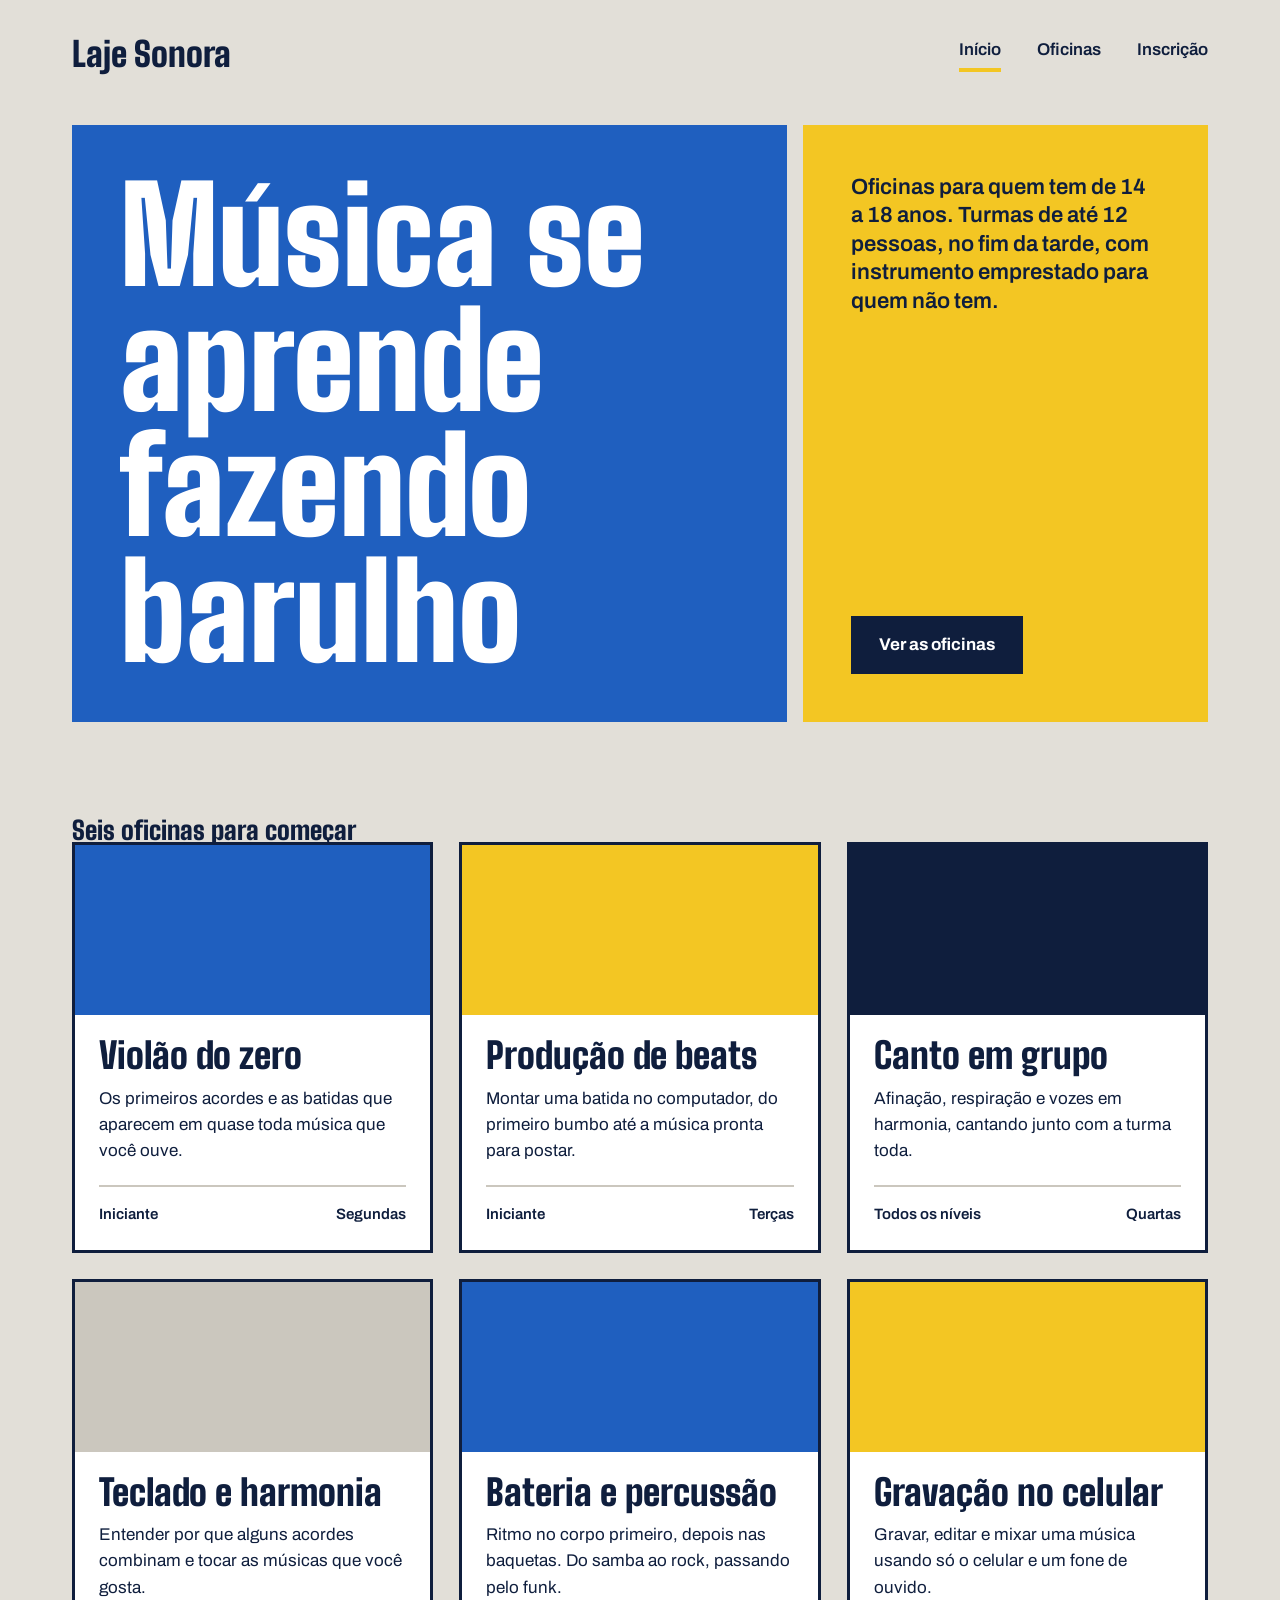
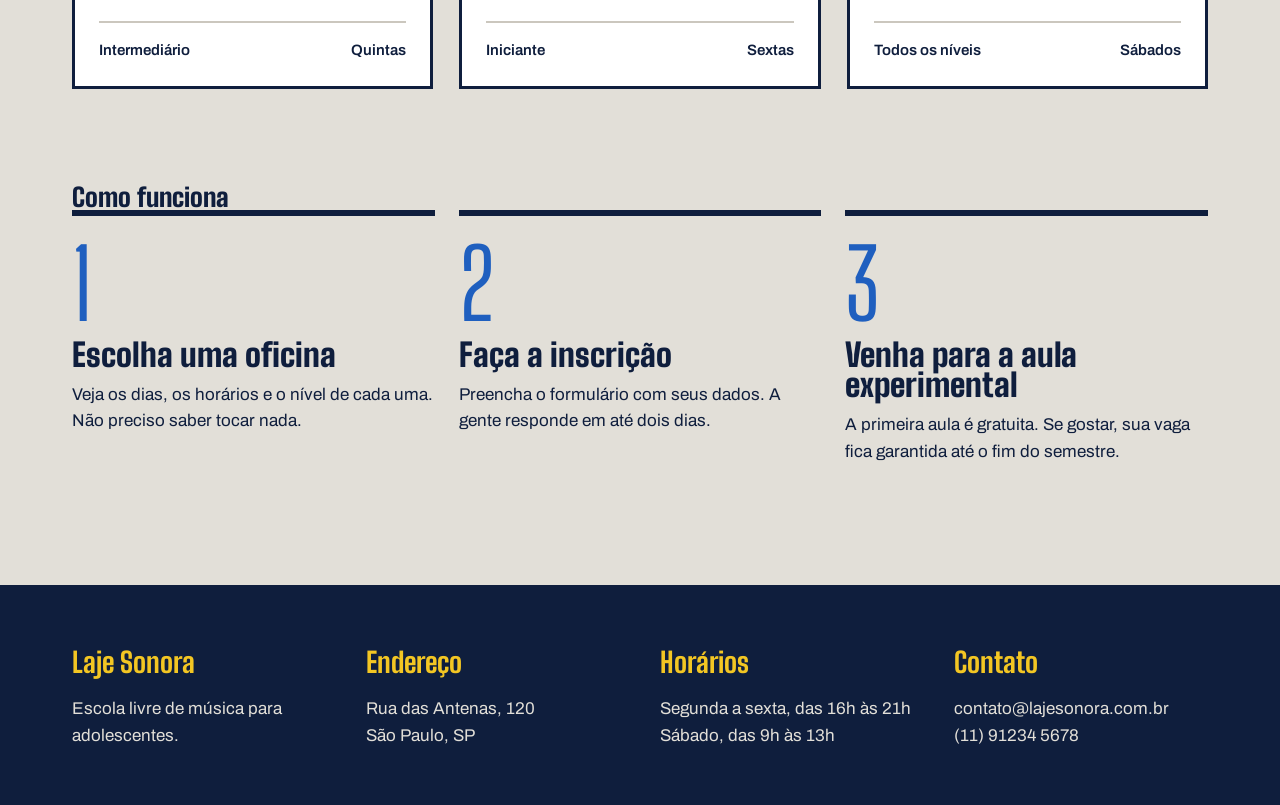
<file: index.html>
<!DOCTYPE html>
<html lang="pt-BR">
<head>
    <meta charset="UTF-8">
    <meta name="viewport" content="width=device-width, initial-scale=1.0">
    <title>Laje Sonora | Início</title>
    <link rel="preconnect" href="https://fonts.googleapis.com">
    <link rel="preconnect" href="https://fonts.gstatic.com" crossorigin>
    <link href="https://fonts.googleapis.com/css2?family=Big+Shoulders:opsz,wght@10..72,100..900&display=swap" rel="stylesheet">
    <link rel="preconnect" href="https://fonts.googleapis.com">
    <link rel="preconnect" href="https://fonts.gstatic.com" crossorigin>
    <link href="https://fonts.googleapis.com/css2?family=Archivo:ital,wght@0,100..900;1,100..900&family=Big+Shoulders:opsz,wght@10..72,100..900&display=swap" rel="stylesheet">
    <link rel="stylesheet" href="index.css">
</head>
<body>
    <header class="conteudo topo">

        <a href="index.html" class="logo"> Laje Sonora</a>

        <nav class="menu">
            <a href="index.html" class="atual">Início</a>
            <a href="oficinas.html">Oficinas</a>
            <a href="inscricao.html">Inscrição</a>
        </nav>
    </header>

    <main>
        <section class="conteudo cartazes">
            <div class="cartaz cartaz-principal">
                <h1>Música se aprende fazendo barulho</h1>
            </div>

            <div class="cartaz cartaz-lateral">
                <p>Oficinas para quem tem de 14 a 18 anos. Turmas de até 12 pessoas, no fim da tarde, com instrumento emprestado para quem não tem.</p>
                <a href="oficinas.html" class="botao">Ver as oficinas</a>
            </div>
        </section>

        <section class="conteudo secao">
            <h2 class="titulo-secao">Seis oficinas para começar</h2>

            <div class="cards">
                <article class="card">
                    <div class="foto foto-azul"></div>
                    <div class="card-texto">
                        <h3>Violão do zero</h3>
                        <p>Os primeiros acordes e as batidas que aparecem em quase toda música que você ouve.</p>
                        <div class="card-info">
                            <span>Iniciante</span>
                            <span>Segundas</span>
                        </div>
                    </div>
                </article>

                <article class="card">
                    <div class="foto foto-amarela"></div>
                    <div class="card-texto">
                        <h3>Produção de beats</h3>
                        <p>Montar uma batida no computador, do primeiro bumbo até a música pronta para postar.</p>
                        <div class="card-info">
                            <span>Iniciante</span>
                            <span>Terças</span>
                        </div>
                    </div>
                </article>

                <article class="card">
                    <div class="foto foto-tinta"></div>
                    <div class="card-texto">
                        <h3>Canto em grupo</h3>
                        <p>Afinação, respiração e vozes em harmonia, cantando junto com a turma toda.</p>
                        <div class="card-info">
                            <span>Todos os níveis</span>
                            <span>Quartas</span>
                        </div>
                    </div>
                </article>


                <article class="card">
                    <div class="foto"></div>
                    <div class="card-texto">
                        <h3>Teclado e harmonia</h3>
                        <p>Entender por que alguns acordes combinam e tocar as músicas que você gosta.</p>
                        <div class="card-info">
                            <span>Intermediário</span>
                            <span>Quintas</span>
                        </div>
                    </div>
                </article>

                
                <article class="card">
                    <div class="foto foto-azul"></div>
                    <div class="card-texto">
                        <h3>Bateria e percussão</h3>
                        <p>Ritmo no corpo primeiro, depois nas baquetas. Do samba ao rock, passando pelo funk.</p>
                        <div class="card-info">
                            <span>Iniciante</span>
                            <span>Sextas</span>
                        </div>
                    </div>
                </article>

                
                <article class="card">
                    <div class="foto foto-amarela"></div>
                    <div class="card-texto">
                        <h3>Gravação no celular</h3>
                        <p>Gravar, editar e mixar uma música usando só o celular e um fone de ouvido.</p>
                        <div class="card-info">
                            <span>Todos os níveis</span>
                            <span>Sábados</span>
                        </div>
                    </div>
                </article>
            </div>
        </section>

        <section class="conteudo secao">
            <h2 class="titulo-secao">Como funciona</h2>

            <div class="passos">
                <div class="passo">
                    <p class="passo-numero">1</p>
                    <h3>Escolha uma oficina</h3>
                    <p>Veja os dias, os horários e o nível de cada uma. Não preciso saber tocar nada.</p>
                </div>
                <div class="passo">
                    <p class="passo-numero">2</p>
                    <h3>Faça a inscrição</h3>
                    <p>Preencha o formulário com seus dados. A gente responde em até dois dias.</p>
                </div>
                <div class="passo">
                    <p class="passo-numero">3</p>
                    <h3>Venha para a aula experimental</h3>
                    <p>A primeira aula é gratuita. Se gostar, sua vaga fica garantida até o fim do semestre.</p>
                </div>
            </div>
        </section>
    </main>

   <footer class="rodape">
    <div class="conteudo rodape-colunas">

        <div class="rodape-coluna">
            <h4>Laje Sonora</h4>
            <p>Escola livre de música para <br> adolescentes.</p>
        </div>

        <div class="rodape-coluna">
            <h4>Endereço</h4>
            <p>Rua das Antenas, 120 <br> São Paulo, SP</p>
        </div>

        <div class="rodape-coluna">
            <h4>Horários</h4>
            <p>Segunda a sexta, das 16h às 21h <br> Sábado, das 9h às 13h</p>
        </div>

        <div class="rodape-coluna">
            <h4>Contato</h4>
            <p>contato@lajesonora.com.br <br> (11) 91234 5678</p>
        </div>

    </div>
</footer>

    
</body>
</html>
</file>
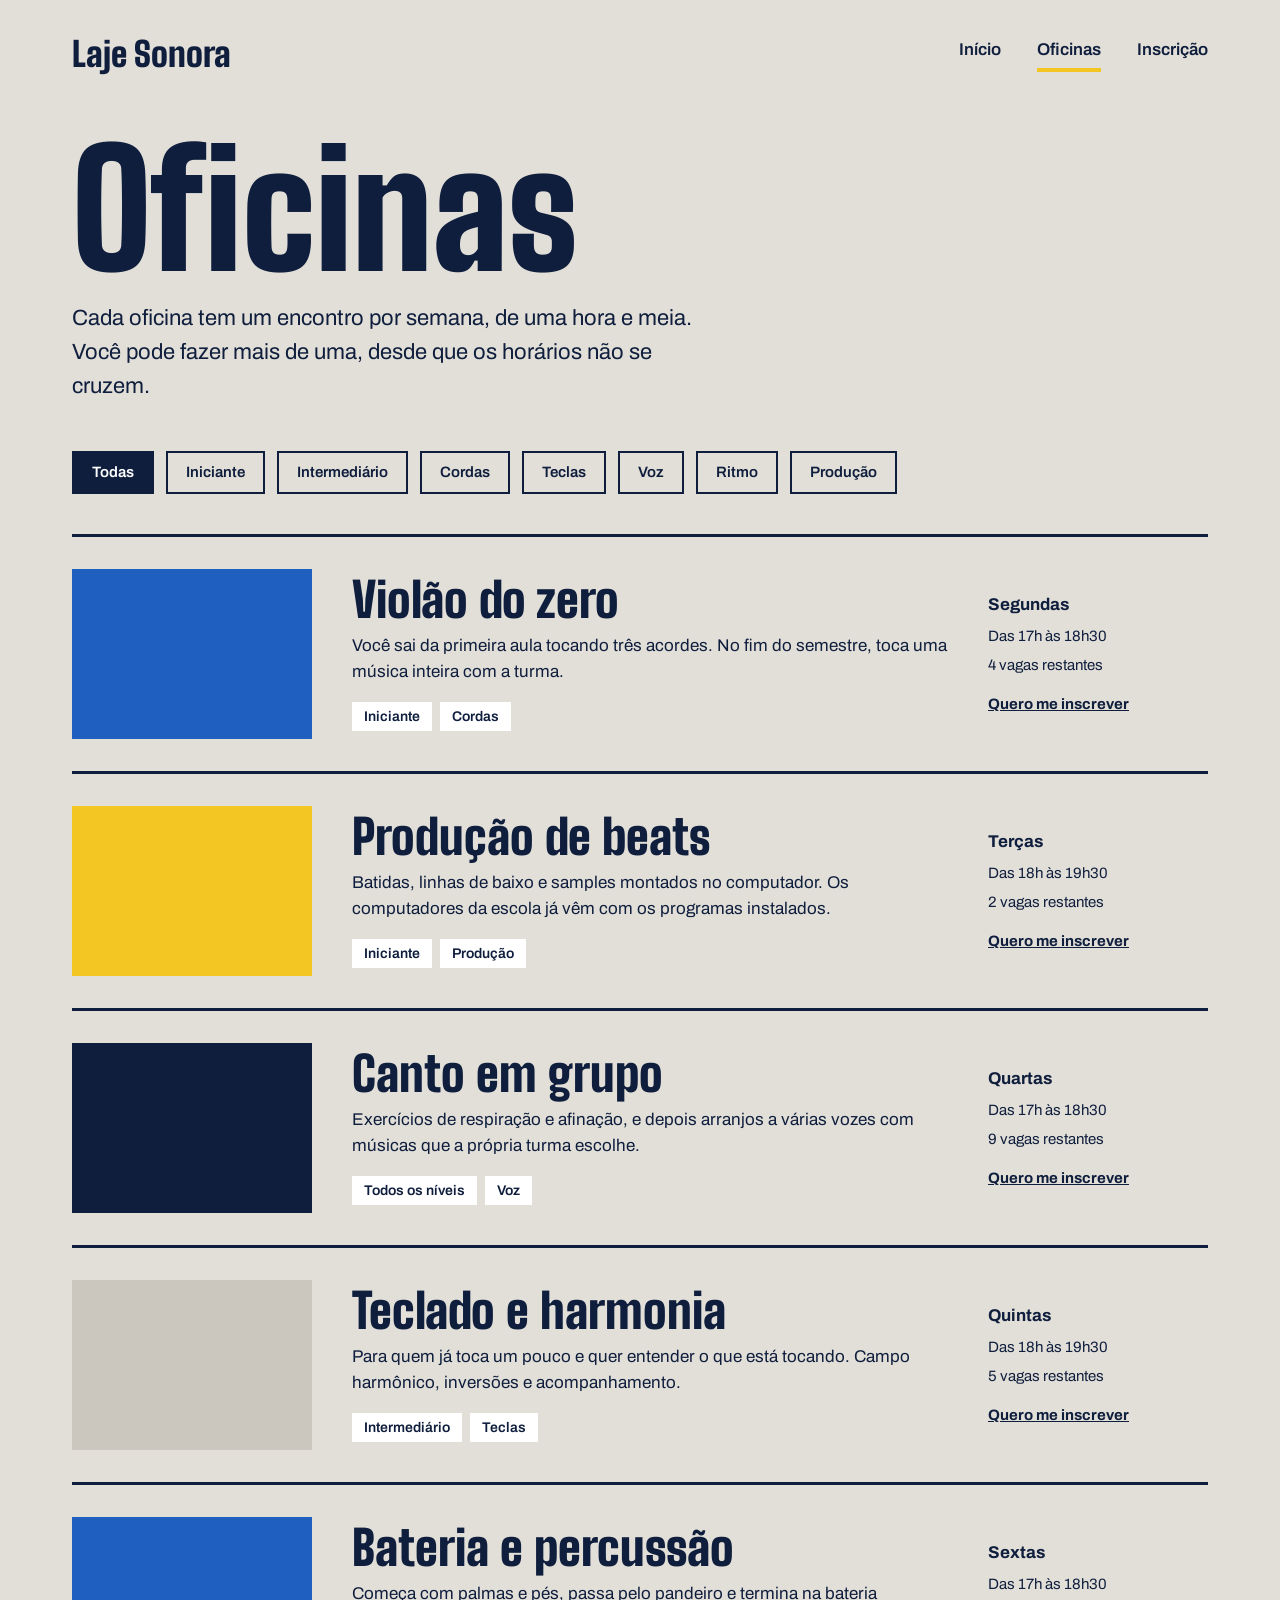
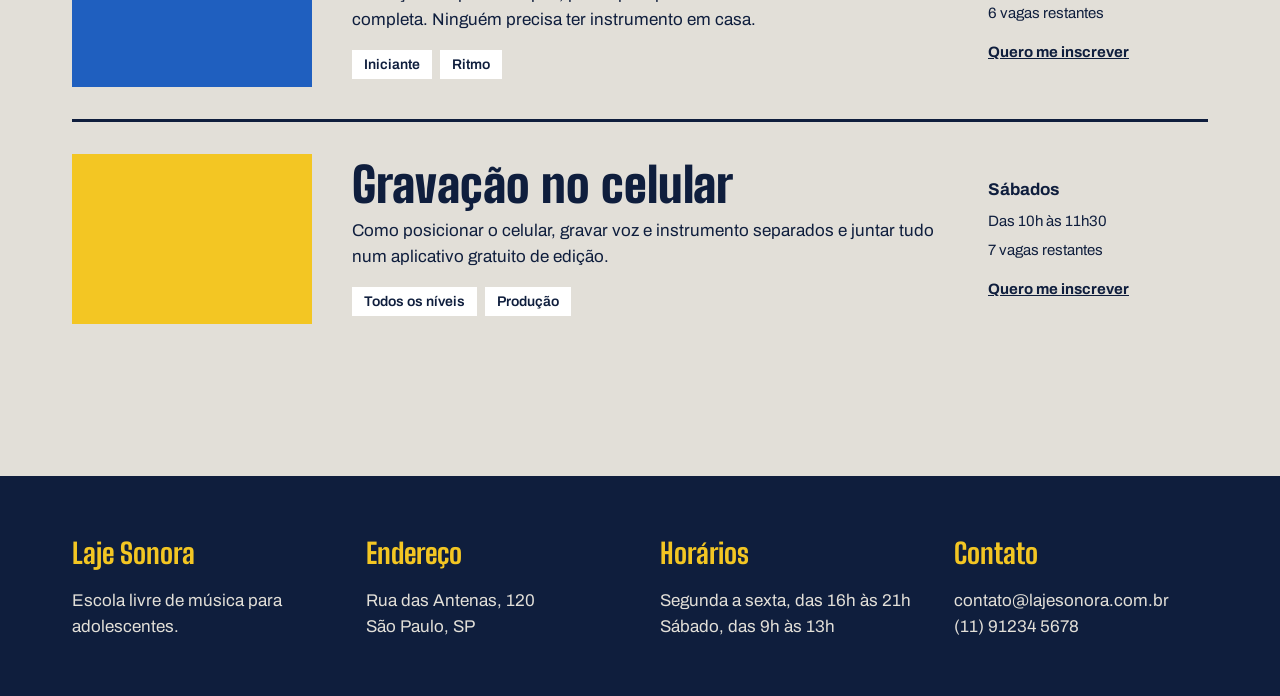
<file: oficinas.html>
<!DOCTYPE html>
<html lang="pt-BR">
<head>
    <meta charset="UTF-8">
    <meta name="viewport" content="width=device-width, initial-scale=1.0">
    <title>Laje Sonora | Oficinas</title>
    <link rel="preconnect" href="https://fonts.googleapis.com">
    <link rel="preconnect" href="https://fonts.gstatic.com" crossorigin>
    <link href="https://fonts.googleapis.com/css2?family=Big+Shoulders:opsz,wght@10..72,100..900&display=swap" rel="stylesheet">
    <link rel="preconnect" href="https://fonts.googleapis.com">
    <link rel="preconnect" href="https://fonts.gstatic.com" crossorigin>
    <link href="https://fonts.googleapis.com/css2?family=Archivo:ital,wght@0,100..900;1,100..900&family=Big+Shoulders:opsz,wght@10..72,100..900&display=swap" rel="stylesheet">
    <link rel="stylesheet" href="oficinas.css">
</head>
<body>

    <header class="conteudo topo">

        <a href="index.html" class="logo">Laje Sonora</a>

        <nav class="menu">
            <a href="index.html">Início</a>
            <a href="oficinas.html" class="atual">Oficinas</a>
            <a href="inscricao.html">Inscrição</a>
        </nav>
    </header>

    <main class="conteudo">
        <h1 class="titulo-pagina">Oficinas</h1>
        <p class="subtitulo-pagina">
            Cada oficina tem um encontro por semana, de uma hora e meia.
            Você pode fazer mais de uma, desde que os horários não se cruzem.
        </p>

        <div class="filtros">
            <span class="filtro ativo">Todas</span>
            <span class="filtro">Iniciante</span>
            <span class="filtro">Intermediário</span>
            <span class="filtro">Cordas</span>
            <span class="filtro">Teclas</span>
            <span class="filtro">Voz</span>
            <span class="filtro">Ritmo</span>
            <span class="filtro">Produção</span>
        </div>

        <div class="lista">
            <article class="oficina">

                <div class="foto foto-azul"></div>
                <div class="oficina-texto">
                    <h2>Violão do zero</h2>
                    <p>
                        Você sai da primeira aula tocando três acordes.
                        No fim do semestre, toca uma música inteira com a turma.
                    </p>
                    <div class="etiquetas">
                        <span class="etiqueta">Iniciante</span>
                        <span class="etiqueta">Cordas</span>
                    </div>
                </div>
                <div class="oficina-detalhes">
                    <strong>Segundas</strong>
                    <span>Das 17h às 18h30</span>
                    <span>4 vagas restantes</span>
                    <a href="inscricao.html">Quero me inscrever</a>
                </div>
            </article>

            <article class="oficina">
                <div class="foto foto-amarela"></div>
                <div class="oficina-texto">
                    <h2>Produção de beats</h2>
                    <p>
                        Batidas, linhas de baixo e samples montados no computador.
                        Os computadores da escola já vêm com os programas instalados.
                    </p>
                    <div class="etiquetas">
                        <span class="etiqueta">Iniciante</span>
                        <span class="etiqueta">Produção</span>
                    </div>
                </div>

                <div class="oficina-detalhes">
                    <strong>Terças</strong>
                    <span>Das 18h às 19h30</span>
                    <span>2 vagas restantes</span>
                    <a href="inscricao.html">Quero me inscrever</a>
                </div>
            </article>

            <article class="oficina">
                <div class="foto foto-tinta"></div>
                <div class="oficina-texto">
                    <h2>Canto em grupo</h2>
                    <p>
                        Exercícios de respiração e afinação, e depois arranjos
                        a várias vozes com músicas que a própria turma escolhe.
                    </p>
                    <div class="etiquetas">
                        <span class="etiqueta">Todos os níveis</span>
                        <span class="etiqueta">Voz</span>
                    </div>
                </div>

                <div class="oficina-detalhes">
                    <strong>Quartas</strong>
                    <span>Das 17h às 18h30</span>
                    <span>9 vagas restantes</span>
                    <a href="inscricao.html">Quero me inscrever</a>
                </div>
            </article>

            <article class="oficina">
                <div class="foto"></div>
                <div class="oficina-texto">
                    <h2>Teclado e harmonia</h2>
                    <p>
                        Para quem já toca um pouco e quer entender o que está tocando.
                        Campo harmônico, inversões e acompanhamento.
                    </p>
                    <div class="etiquetas">
                        <span class="etiqueta">Intermediário</span>
                        <span class="etiqueta">Teclas</span>
                    </div>
                </div>

                <div class="oficina-detalhes">
                    <strong>Quintas</strong>
                    <span>Das 18h às 19h30</span>
                    <span>5 vagas restantes</span>
                    <a href="inscricao.html">Quero me inscrever</a>
                </div>
            </article>

            <article class="oficina">
                <div class="foto foto-azul"></div>
                <div class="oficina-texto">
                    <h2>Bateria e percussão</h2>
                    <p>
                        Começa com palmas e pés, passa pelo pandeiro e termina
                        na bateria completa. Ninguém precisa ter instrumento em casa.
                    </p>
                    <div class="etiquetas">
                        <span class="etiqueta">Iniciante</span>
                        <span class="etiqueta">Ritmo</span>
                    </div>
                </div>

                <div class="oficina-detalhes">
                    <strong>Sextas</strong>
                    <span>Das 17h às 18h30</span>
                    <span>6 vagas restantes</span>
                    <a href="inscricao.html">Quero me inscrever</a>
                </div>
            </article>

            <article class="oficina">
                <div class="foto foto-amarela"></div>
                <div class="oficina-texto">
                    <h2>Gravação no celular</h2>
                    <p>
                        Como posicionar o celular, gravar voz e instrumento separados
                        e juntar tudo num aplicativo gratuito de edição.
                    </p>
                    <div class="etiquetas">
                        <span class="etiqueta">Todos os níveis</span>
                        <span class="etiqueta">Produção</span>
                    </div>
                </div>

                <div class="oficina-detalhes">
                    <strong>Sábados</strong>
                    <span>Das 10h às 11h30</span>
                    <span>7 vagas restantes</span>
                    <a href="inscricao.html">Quero me inscrever</a>
                </div>
            </article>
        </div>

    </main>


    <footer class="rodape">
        <div class="conteudo rodape-colunas">
            <div class="rodape-coluna">
                <h4>Laje Sonora</h4>
                <p>Escola livre de música para <br> adolescentes.</p>
            </div>

            <div class="rodape-coluna">
                <h4>Endereço</h4>
                <p>Rua das Antenas, 120 <br> São Paulo, SP</p>
            </div>

            <div class="rodape-coluna">
                <h4>Horários</h4>
                <p>Segunda a sexta, das 16h às 21h <br> Sábado, das 9h às 13h</p>
            </div>

            <div class="rodape-coluna">
                <h4>Contato</h4>
                <p>contato@lajesonora.com.br <br> (11) 91234 5678</p>
            </div>

        </div>
    </footer>

</body>
</html>
</file>
<file: index.css>
*{
    margin: 0;
    padding: 0;
    box-sizing: border-box;
}

:root {
    --concreto: #E2DFD8;
    --concreto-escuro: #CBC7BE;
    --tinta: #0F1E3D;
    --caixa-agua: #1F5FBF;
    --fita: #F3C623;
    --branco: #FFFFFF;
  
    --fonte-cartaz: "Big Shoulders", "Arial Narrow", sans-serif;
    --fonte-texto: "Archivo", Arial, sans-serif;
  }

body {
    background-color: var(--concreto);
    color: var(--tinta);
    font-family: var(--fonte-texto);
    font-size: 17px;
    line-height: 1.55;
  }
  

a {
    color: inherit;
  }

h1, h2, h3 {
    font-family: var(--fonte-cartaz);
    font-weight: 900;
    line-height: 0.95;
  }

.conteudo  {
    max-width: 1200px;
    margin-inline: auto;
    padding-inline: 32px;
  }

  .topo {
    padding-block: 28px;
    display: flex;
    justify-content: space-between;
    align-items: center;
  }

  .logo {
    font-family: var(--fonte-cartaz);
    font-size: 34px;
    font-weight: 900;
    text-decoration: none;
  }

  .menu {
    display: flex;
    gap: 36px;
  }

  .menu a{
    font-weight: 600;
    text-decoration: none;
    padding-bottom: 4px;
    border-bottom: 4px solid transparent;
  }

  .menu a:hover {
    border-bottom-color: var(--tinta);
  }

  .menu a.atual {
    border-bottom-color: var(--fita) ;
  }

  .cartazes {
    margin-top: 16px;
    display: flex;
    gap: 16px;
  }

  .cartaz {
    padding: 48px;
  }

  .cartaz-principal {
    background: var(--caixa-agua);
    color: var(--branco);
    flex: 2;
  }

  .cartaz-principal h1 {
    font-size: 132px;
    max-width: 9ch;
  }

  .cartaz-lateral {
    background: var(--fita);
    flex: 1;
    display: flex;
    flex-direction: column;
    justify-content: space-between;
    gap: 32px;
  }

  .cartaz-lateral p {
    font-size: 22px;
    font-weight: 600;
    line-height: 1.3;
  }

  .botao {
    background: var(--tinta);
    color: var(--branco);
    font-weight: 700;
    text-decoration: none; 
    padding: 16px 28px;
    border: none;
    font-size: 17px;
    font-family: var(--fonte-texto);
    cursor: pointer;
  }

  .botao:hover {
    background: var(--caixa-agua);
  }

  .cartaz-lateral {
    align-items: flex-start;
  }

  .secao {
    margin-top: 96px;
  }

  .tituo-secao {
    font-size: 64px;
    margin-bottom: 32px;
  }

  .cards {
    display: flex;
    gap: 16px;
    flex-wrap: wrap;
    gap: 26px;
  }

  .card {
    background: var(--branco);
    border: 3px solid var(--tinta);
    flex: 1 1 340px;
  }

  .card .foto {
    height: 170px;
  }

    .foto {
      background: var(--concreto-escuro);
    }
    
    .foto-azul {
      background: var(--caixa-agua);
    }

    .foto-amarela {
      background: var(--fita);
    }

    .foto-tinta {
      background: var(--tinta);
    }

    .card-texto {
      padding: 24px;
    }

    .card h3 {
      font-size: 36px;
      margin-bottom: 12px;
    }

    .card-info {
      margin-top: 20px;
    padding-top: 16px;
    border-top: 2px solid var(--concreto-escuro);
    font-weight: 600;
    font-size: 15px;
    display: flex;
    justify-content: space-between;
    }

    .passos {
      display: flex;
      gap: 24px;
    }

    .passo {
      border-top: 6px solid var(--tinta);
      padding-top: 20px;
      flex: 1;
    }

    .passo-numero {
      font-family: var(--fonte-cartaz);
      font-size: 96px;
      font weight: 900;
      line-height: 1;
      color: var(--caixa-agua);
    }

    .passo h3 {
      font-size: 32px;
      margin-block: 8px 12px;
    }

    .rodape {
      margin-top: 120px;
      background: var(--tinta);
      color: var(--concreto);
       padding: 56px 0;
    }

    .rodape-colunas {
      display: flex;
      gap: 40px;
      flex-direction: row;
    }

    .rodape-coluna {
      flex: 1;
}

    .rodape h4 {
     font-family: var(--fonte-cartaz);
     font-size: 28px;
     color: var(--fita);
     margin-bottom: 12px;
}
</file>
<file: oficinas.css>
* {
    margin: 0;
    padding: 0;
    box-sizing: border-box;
}

:root {
    --concreto: #E2DFD8;
    --concreto-escuro: #CBC7BE;
    --tinta: #0F1E3D;
    --caixa-agua: #1F5FBF;
    --fita: #F3C623;
    --branco: #FFFFFF;
    --fonte-cartaz: "Big Shoulders", "Arial Narrow", sans-serif;
    --fonte-texto: "Archivo", Arial, sans-serif;
}

body {
    background-color: var(--concreto);
    color: var(--tinta);
    font-family: var(--fonte-texto);
    font-size: 17px;
    line-height: 1.55;
}

a {
    color: inherit;
}

h1, h2, h3 {
    font-family: var(--fonte-cartaz);
    font-weight: 900;
    line-height: 0.95;
}

.conteudo {
    max-width: 1200px;
    margin-inline: auto;
    padding-inline: 32px;
}

.topo {
    padding-block: 28px;
    display: flex;
    justify-content: space-between;
    align-items: center;
}

.logo {
    font-family: var(--fonte-cartaz);
    font-size: 34px;
    font-weight: 900;
    text-decoration: none;
}

.menu {
    display: flex;
    gap: 36px;
}

.menu a {
    font-weight: 600;
    text-decoration: none;
    padding-bottom: 4px;
    border-bottom: 4px solid transparent;
}

.menu a:hover {
    border-bottom-color: var(--tinta);
}

.menu a.atual {
    border-bottom-color: var(--fita);
}

.foto {
    background: var(--concreto-escuro);
}

.foto-azul {
    background: var(--caixa-agua);
}

.foto-amarela {
    background: var(--fita);
}

.foto-tinta {
    background: var(--tinta);
}

.rodape {
    margin-top: 120px;
    background: var(--tinta);
    color: var(--concreto);
    padding: 56px 0;
}

.rodape-colunas {
    display: flex;
    gap: 40px;
    flex-direction: row;
}

.rodape-coluna {
    flex: 1;
}

.rodape h4 {
    font-family: var(--fonte-cartaz);
    font-size: 28px;
    color: var(--fita);
    margin-bottom: 12px;
}

.titulo-pagina {
    font-size: 160px;
    margin-top: 24px;
}

.subtitulo-pagina {
    font-size: 22px;
    max-width: 640px;
    margin-top: 16px;
}

.filtros {
    margin-top: 48px;
    display: flex;
    flex-wrap: wrap;
    gap: 12px;
}

.filtro {
    border: 2px solid var(--tinta);
    padding: 8px 18px;
    font-weight: 600;
    font-size: 15px;
}

.filtro.ativo {
    background-color: var(--tinta);
    color: var(--branco);
}

.lista {
    margin-top: 40px;
}

.oficina {
    padding: 32px 0;
    border-top: 3px solid var(--tinta);
    display: flex;
    align-items: center;
    gap: 40px;
}

.oficina .foto {
    width: 240px;
    height: 170px;
    flex-shrink: 0;
}

.oficina-texto {
    flex: 1;
}

.oficina h2 {
    font-size: 48px;
    margin-bottom: 10px;
}

.etiquetas {
    margin-top: 16px;
    display: flex;
    gap: 8px;
}

.etiqueta {
    background-color: var(--branco);
    padding: 4px 12px;
    font-size: 14px;
    font-weight: 600;
}

.oficina-detalhes {
    width: 220px;
    font-size: 15px;
    display: flex;
    flex-direction: column;
    gap: 6px;
}

.oficina-detalhes strong {
    font-size: 17px;
}

.oficina-detalhes a {
    margin-top: 10px;
    font-weight: 700;
}
</file>
